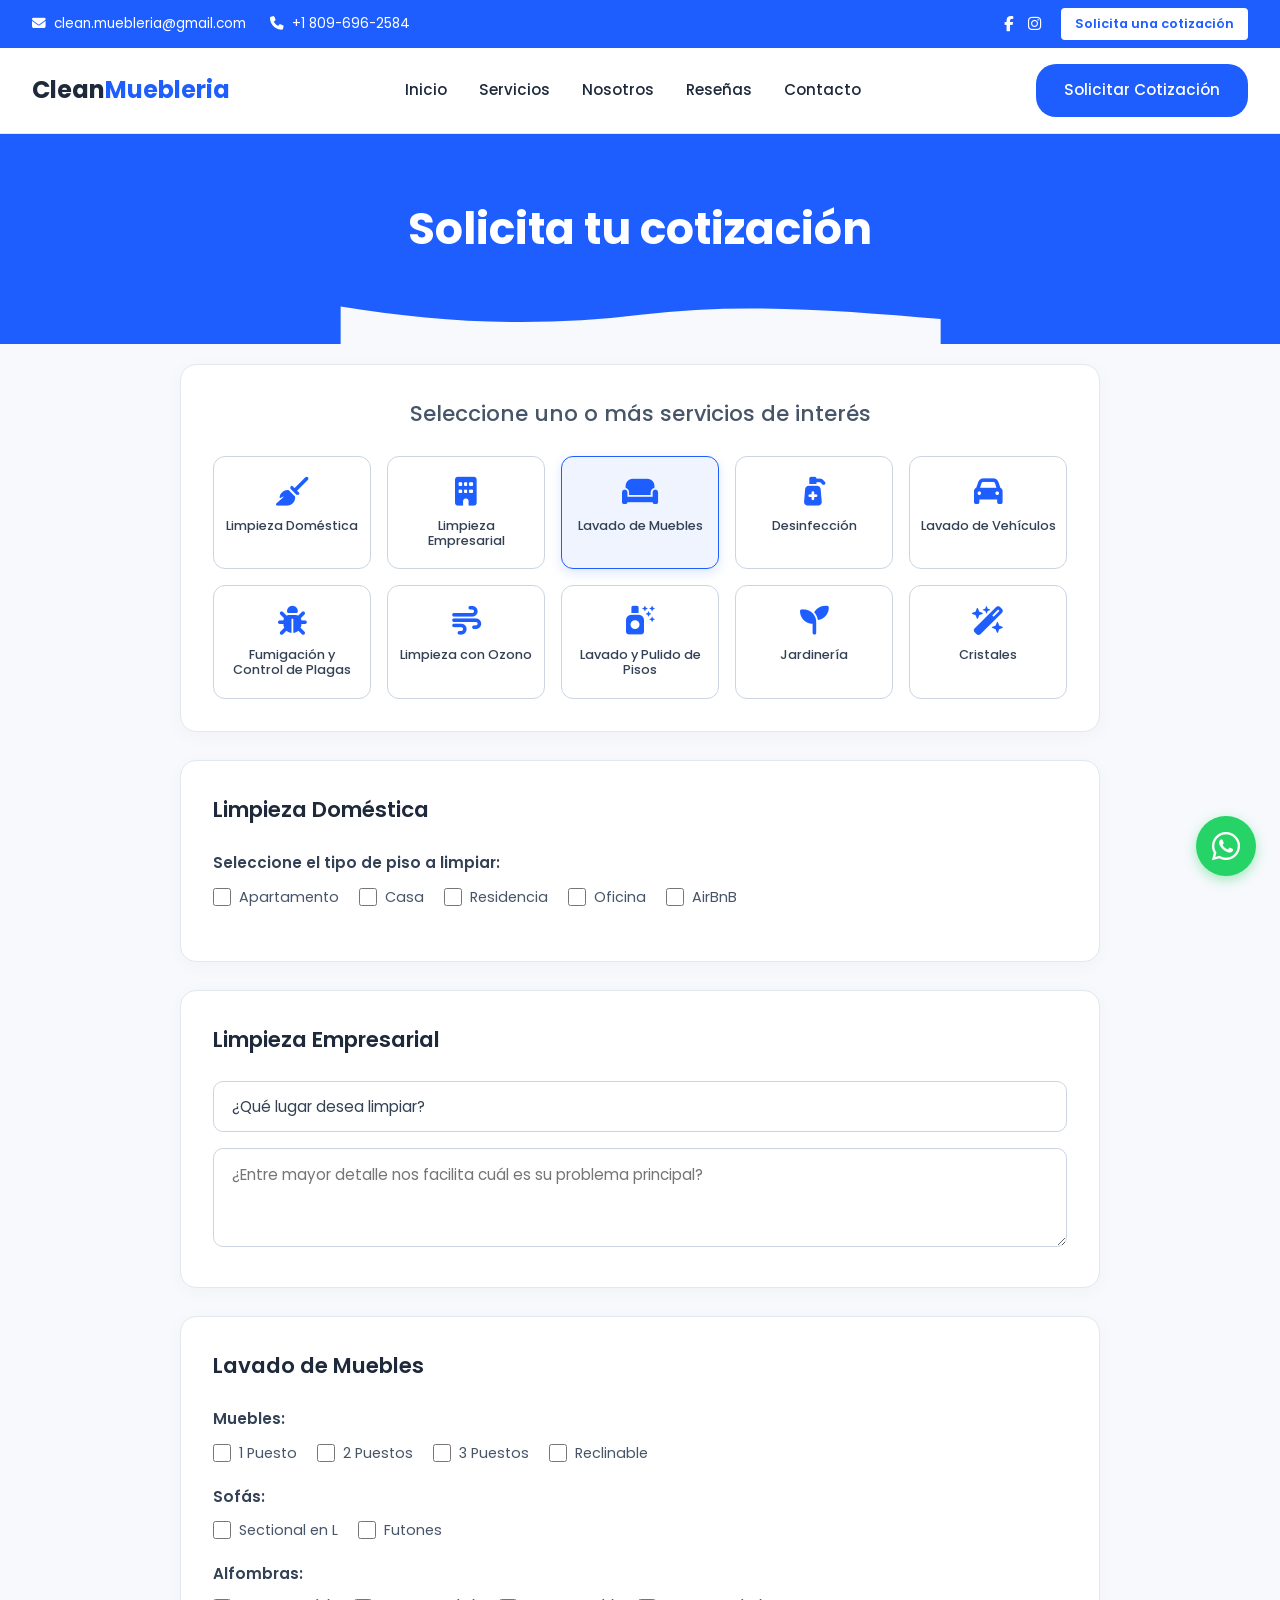
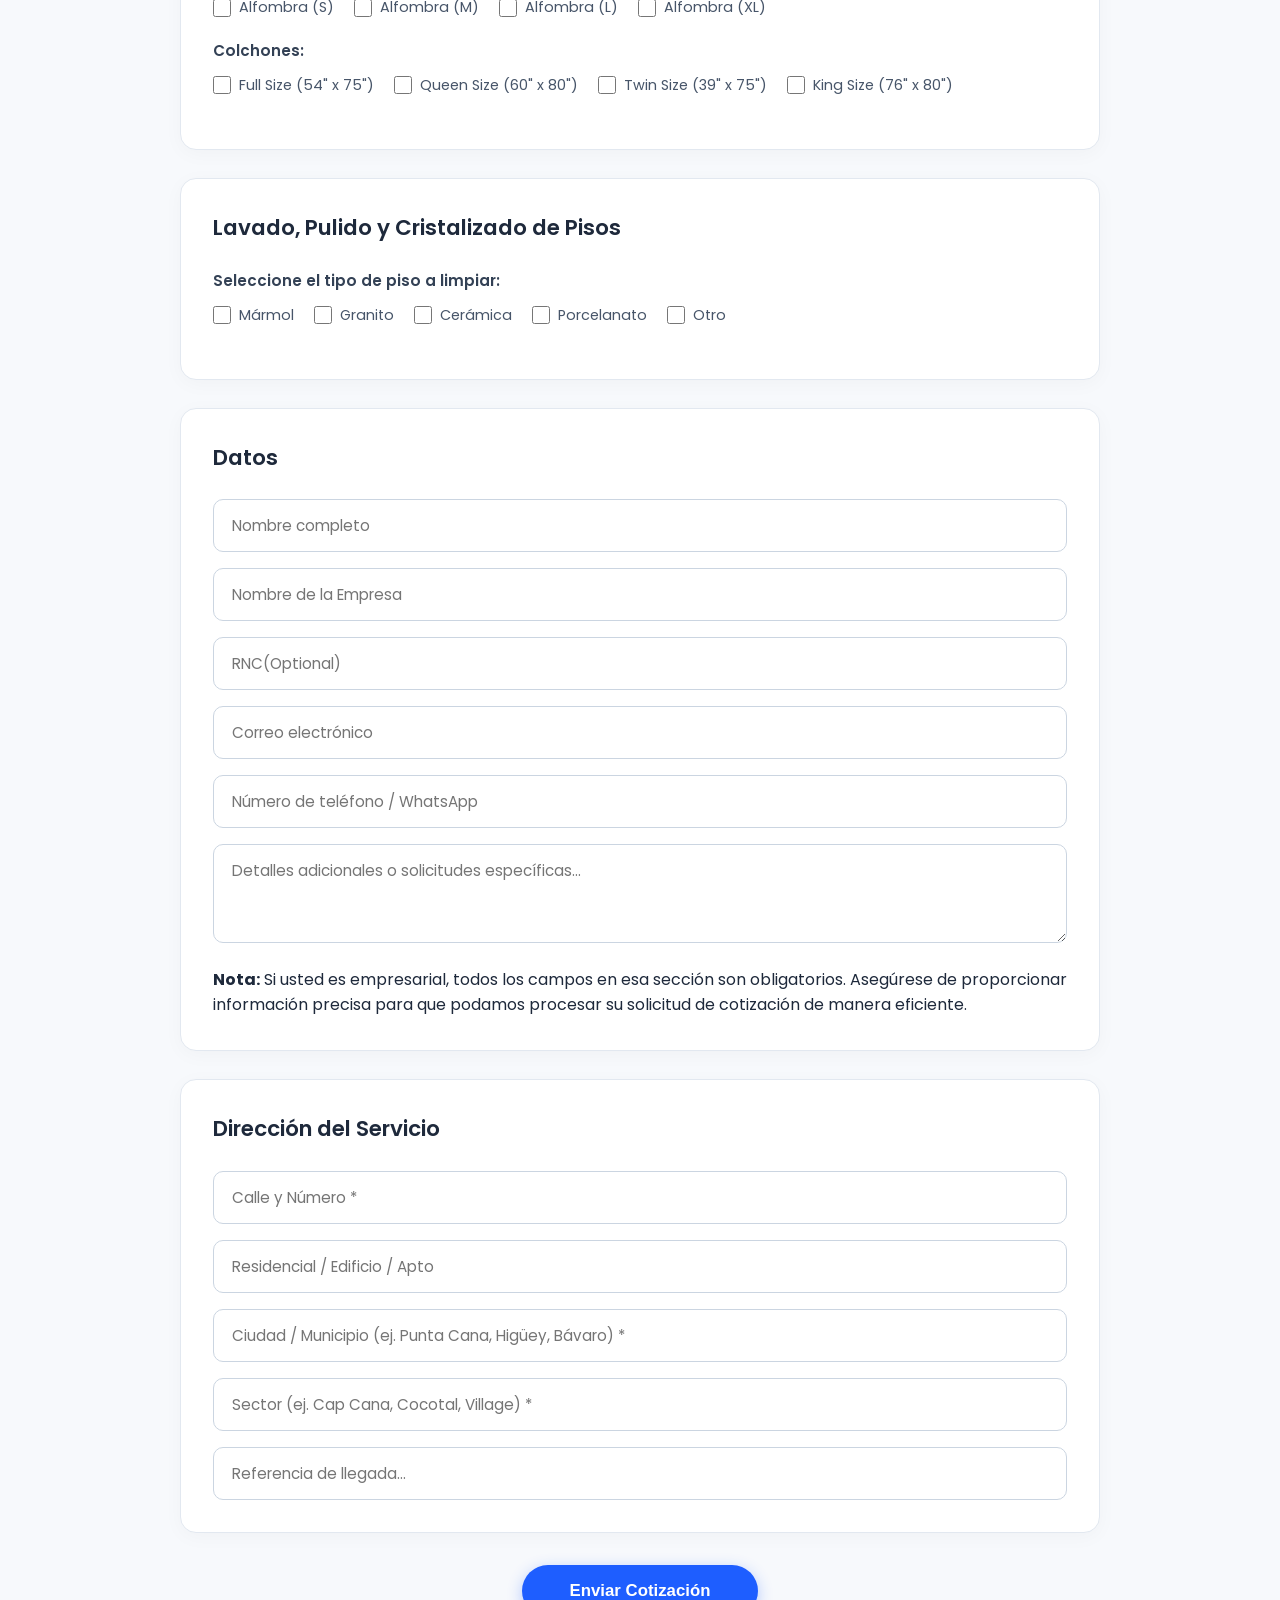
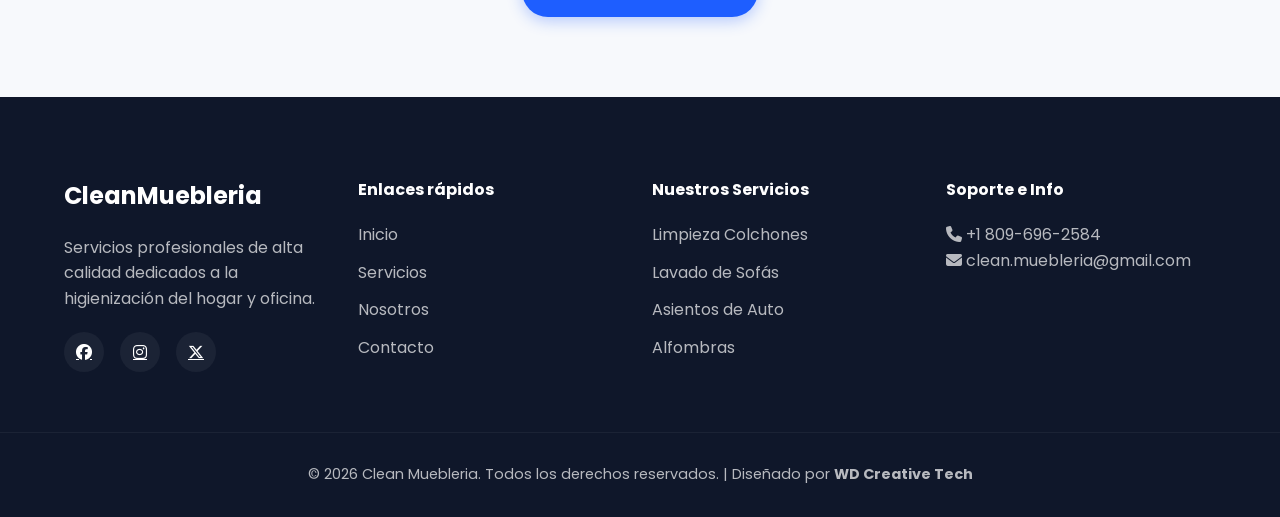
<file: cotizacion.html>
<!DOCTYPE html>
<html lang="es">
<head>
    <meta charset="UTF-8">
    <meta name="viewport" content="width=device-width, initial-scale=1.0">
    <title>Solicita tu Cotización | Clean Muebleria</title>
    <link href="https://fonts.googleapis.com/css2?family=Poppins:wght@300;400;500;600;700&display=swap" rel="stylesheet">
    <link rel="stylesheet" href="https://cdnjs.cloudflare.com/ajax/libs/font-awesome/6.4.0/css/all.min.css">
    <link rel="stylesheet" href="style.css">
    <link rel="stylesheet" href="style2.css">
</head>
<body class="cotizacion-body">

    <!-- TOP INFORMATION BAR -->
    <div class="top-bar">
        <div class="top-bar-container">
            <div class="top-bar-info">
                <a href="mailto:clean.muebleria@gmail.com"><i class="fa-solid fa-envelope"></i> clean.muebleria@gmail.com</a>
                <a href="tel:18096962584"><i class="fa-solid fa-phone"></i> +1 809-696-2584</a>
            </div>
            <div class="top-bar-actions">
                <div class="top-socials">
                    <a href="#"><i class="fa-brands fa-facebook-f"></i></a>
                    <a href="#"><i class="fa-brands fa-instagram"></i></a>
                </div>
                <a href="cotizacion.html" class="btn-top-quote">Solicita una cotización</a>
            </div>
        </div>
    </div>

    <!-- MAIN NAVIGATION HEADER -->
    <header class="main-header split-navbar">
        <div class="header-container">
            <a href="index.html" class="logo">Clean<span>Muebleria</span></a>
            
            <button class="mobile-menu-toggle" id="mobileMenuBtn" aria-label="Abrir menú">
                <i class="fa-solid fa-ellipsis-vertical"></i>
            </button>

            <nav class="nav-menu" id="navMenu">
                <a href="index.html">Inicio</a>
                <a href="index.html#servicios">Servicios</a>
                <a href="nosotros.html">Nosotros</a>
                <a href="index.html#resenas">Reseñas</a>
                <a href="index.html#contacto">Contacto</a>
                <a href="cotizacion.html" class="btn btn-primary nav-mobile-cta">Solicitar Cotización</a>
            </nav>

            <a href="cotizacion.html" class="btn btn-primary nav-desktop-cta">Solicitar Cotización</a>
        </div>
    </header>

    <!-- PAGE TITLE BANNER WITH WAVE PATTERN -->
    <section class="quote-hero">
        <div class="quote-hero-container">
            <h1>Solicita tu cotización</h1>
        </div>
        <div class="quote-wave">
            <svg viewBox="0 0 1440 120" fill="none" xmlns="http://www.w3.org/2000/svg">
                <path d="M0 30C240 70 480 80 720 50C960 20 1200 40 1440 60V120H0V30Z" fill="#F7F9FC"/>
            </svg>
        </div>
    </section>

    <!-- MAIN QUOTATION FORM WRAPPER -->
    <main class="quote-page-wrapper">
        <form action="#" method="POST" class="quote-form">

            <!-- 1. SERVICE SELECTION GRID -->
            <section class="quote-card">
                <h3 class="card-title-center">Seleccione uno o más servicios de interés</h3>
                <div class="service-selector-grid">
                    <label class="service-option-card">
                        <input type="checkbox" name="service[]" value="domestica">
                        <div class="option-content">
                            <i class="fa-solid fa-broom"></i>
                            <span>Limpieza Doméstica</span>
                        </div>
                    </label>

                    <label class="service-option-card">
                        <input type="checkbox" name="service[]" value="empresarial">
                        <div class="option-content">
                            <i class="fa-solid fa-building"></i>
                            <span>Limpieza Empresarial</span>
                        </div>
                    </label>

                    <label class="service-option-card">
                        <input type="checkbox" name="service[]" value="muebles" checked>
                        <div class="option-content">
                            <i class="fa-solid fa-couch"></i>
                            <span>Lavado de Muebles</span>
                        </div>
                    </label>

                    <label class="service-option-card">
                        <input type="checkbox" name="service[]" value="desinfectacion">
                        <div class="option-content">
                            <i class="fa-solid fa-pump-medical"></i>
                            <span>Desinfección</span>
                        </div>
                    </label>

                    <label class="service-option-card">
                        <input type="checkbox" name="service[]" value="vehiculos">
                        <div class="option-content">
                            <i class="fa-solid fa-car"></i>
                            <span>Lavado de Vehículos</span>
                        </div>
                    </label>

                    <label class="service-option-card">
                        <input type="checkbox" name="service[]" value="fumigacion">
                        <div class="option-content">
                            <i class="fa-solid fa-bug"></i>
                            <span>Fumigación y Control de Plagas</span>
                        </div>
                    </label>

                    <label class="service-option-card">
                        <input type="checkbox" name="service[]" value="ozono">
                        <div class="option-content">
                            <i class="fa-solid fa-wind"></i>
                            <span>Limpieza con Ozono</span>
                        </div>
                    </label>

                    <label class="service-option-card">
                        <input type="checkbox" name="service[]" value="pisos">
                        <div class="option-content">
                            <i class="fa-solid fa-spray-can-sparkles"></i>
                            <span>Lavado y Pulido de Pisos</span>
                        </div>
                    </label>

                    <label class="service-option-card">
                        <input type="checkbox" name="service[]" value="jardineria">
                        <div class="option-content">
                            <i class="fa-solid fa-seedling"></i>
                            <span>Jardinería</span>
                        </div>
                    </label>

                    <label class="service-option-card">
                        <input type="checkbox" name="service[]" value="cristales">
                        <div class="option-content">
                            <i class="fa-solid fa-wand-magic-sparkles"></i>
                            <span>Cristales</span>
                        </div>
                    </label>
                </div>
            </section>

            <!-- 1. CATEGORY OF CLEANING -->
            <section class="quote-card">
                <h3>Limpieza Doméstica</h3>
                <div class="sub-group">
                    <label class="group-label">Seleccione el tipo de piso a limpiar:</label>
                    <div class="checkbox-options-row">
                        <label class="custom-checkbox"><input type="checkbox" name="pisos[]" value="marmol"> Apartamento</label>
                        <label class="custom-checkbox"><input type="checkbox" name="pisos[]" value="granito"> Casa</label>
                        <label class="custom-checkbox"><input type="checkbox" name="pisos[]" value="ceramica"> Residencia</label>
                        <label class="custom-checkbox"><input type="checkbox" name="pisos[]" value="porcelanato"> Oficina</label>
                        <label class="custom-checkbox"><input type="checkbox" name="pisos[]" value="otro"> AirBnB</label>
                    </div>
                </div>
            </section>

            <!-- LIMPIEZA EMPRESARIAL CARD -->
<section class="quote-card">
    <h3>Limpieza Empresarial</h3>
    
    <div class="form-grid-stacked">
        <!-- DROPDOWN: LUGAR A LIMPIAR -->
        <div class="form-field">
            <select name="lugar_empresarial" class="custom-select-input">
                <option value="" disabled selected>¿Qué lugar desea limpiar?</option>
                <option value="negocios">Negocios</option>
                <option value="hoteles">Hoteles</option>
                <option value="clinicas">Clínicas</option>
                <option value="hospitales">Hospitales</option>
                <option value="restaurantes">Restaurantes</option>
                <option value="discotecas">Discotecas</option>
                <option value="almacenes">Almacenes</option>
            </select>
        </div>

        <!-- TEXTAREA: DETALLE DEL PROBLEMA -->
        <div class="form-field">
            <textarea name="problema_empresarial" rows="3" placeholder="¿Entre mayor detalle nos facilita cuál es su problema principal?"></textarea>
        </div>
    </div>
</section>

            <!-- 2. FURNITURE CLEANING DETAILS CARD -->
            <section class="quote-card">
                <h3>Lavado de Muebles</h3>
                
                <div class="sub-group">
                    <label class="group-label">Muebles:</label>
                    <div class="checkbox-options-row">
                        <label class="custom-checkbox"><input type="checkbox" name="muebles[]" value="1-puesto"> 1 Puesto</label>
                        <label class="custom-checkbox"><input type="checkbox" name="muebles[]" value="2-puestos"> 2 Puestos</label>
                        <label class="custom-checkbox"><input type="checkbox" name="muebles[]" value="3-puestos"> 3 Puestos</label>
                        <label class="custom-checkbox"><input type="checkbox" name="muebles[]" value="reclina"> Reclinable</label>
                    </div>
                </div>

                <div class="sub-group">
                    <label class="group-label">Sofás:</label>
                    <div class="checkbox-options-row">
                        <label class="custom-checkbox"><input type="checkbox" name="sofas[]" value="sectional-l"> Sectional en L</label>
                        <label class="custom-checkbox"><input type="checkbox" name="sofas[]" value="futon"> Futones</label>
                    </div>
                </div>

                <div class="sub-group">
                    <label class="group-label">Alfombras:</label>
                    <div class="checkbox-options-row">
                        <label class="custom-checkbox"><input type="checkbox" name="alfombras[]" value="pequeña"> Alfombra (S)</label>
                        <label class="custom-checkbox"><input type="checkbox" name="alfombras[]" value="mediana"> Alfombra (M)</label>
                        <label class="custom-checkbox"><input type="checkbox" name="alfombras[]" value="grande"> Alfombra (L)</label>
                        <label class="custom-checkbox"><input type="checkbox" name="alfombras[]" value="extra-grande"> Alfombra (XL)</label>
                    </div>
                </div>

                <div class="sub-group">
                    <label class="group-label">Colchones:</label>
                    <div class="checkbox-options-row">
                        <label class="custom-checkbox"><input type="checkbox" name="colchones[]" value="full"> Full Size (54" x 75")</label>
                        <label class="custom-checkbox"><input type="checkbox" name="colchones[]" value="queen"> Queen Size (60" x 80")</label>
                        <label class="custom-checkbox"><input type="checkbox" name="colchones[]" value="twin"> Twin Size (39" x 75")</label>
                        <label class="custom-checkbox"><input type="checkbox" name="colchones[]" value="king"> King Size (76" x 80")</label>
                    </div>
                </div>
            </section>

            <!-- 3. FLOOR POLISHING DETAILS CARD -->
            <section class="quote-card">
                <h3>Lavado, Pulido y Cristalizado de Pisos</h3>
                <div class="sub-group">
                    <label class="group-label">Seleccione el tipo de piso a limpiar:</label>
                    <div class="checkbox-options-row">
                        <label class="custom-checkbox"><input type="checkbox" name="pisos[]" value="marmol"> Mármol</label>
                        <label class="custom-checkbox"><input type="checkbox" name="pisos[]" value="granito"> Granito</label>
                        <label class="custom-checkbox"><input type="checkbox" name="pisos[]" value="ceramica"> Cerámica</label>
                        <label class="custom-checkbox"><input type="checkbox" name="pisos[]" value="porcelanato"> Porcelanato</label>
                        <label class="custom-checkbox"><input type="checkbox" name="pisos[]" value="otro"> Otro</label>
                    </div>
                </div>
            </section>

            <!-- 4. CLIENT DETAILS CARD -->
            <section class="quote-card">
                <h3>Datos</h3>
                <div class="form-grid-stacked">
                    <div class="form-field">
                        <input type="text" name="nombre" placeholder="Nombre completo ">
                    </div>
                    <div class="form-field">
                        <input type="text" name="empresa" placeholder="Nombre de la Empresa " >
                    </div>
                    <div class="form-field">
                        <input type="email" name="email" placeholder="RNC(Optional) " >
                    </div>
                    <div class="form-field">
                        <input type="email" name="email" placeholder="Correo electrónico " >
                    </div>
                    <div class="form-field">
                        <input type="tel" name="telefono" placeholder="Número de teléfono / WhatsApp " >
                    </div>
                    <div class="form-field">
                        <textarea name="detalles" rows="3" placeholder="Detalles adicionales o solicitudes específicas..."></textarea>
                    </div>
                    <div class="Notification-important">
                        <p><strong>Nota:</strong> Si usted es empresarial, todos los campos en esa sección son obligatorios. Asegúrese de proporcionar información precisa para que podamos procesar su solicitud de cotización de manera eficiente.</p>
                    </div>
                </div>
            </section>

            <!-- 5. LOCATION DETAILS CARD -->
            <section class="quote-card">
                <h3>Dirección del Servicio</h3>
                <div class="form-grid-stacked">
                    <div class="form-field">
                        <input type="text" name="calle" placeholder="Calle y Número *" required>
                    </div>
                    <div class="form-field">
                        <input type="text" name="apartamento" placeholder="Residencial / Edificio / Apto">
                    </div>
                    <div class="form-field">
                        <input type="text" name="ciudad" placeholder="Ciudad / Municipio (ej. Punta Cana, Higüey, Bávaro) *" required>
                    </div>
                    <div class="form-field">
                        <input type="text" name="sector" placeholder="Sector (ej. Cap Cana, Cocotal, Village) *" required>
                    </div>
                    <div class="form-field">
                        <input type="text" name="referencia" placeholder="Referencia de llegada...">
                    </div>
                </div>
            </section>

            <!-- SUBMIT ACTION -->
            <div class="form-submit-wrapper">
                <button type="submit" class="btn-submit-quote">Enviar Cotización</button>
            </div>

        </form>
    </main>

    <!-- MAIN FOOTER -->
    <footer class="main-footer">
        <div class="container grid-4">
            <div class="footer-col">
                <h3>CleanMuebleria</h3>
                <p>Servicios profesionales de alta calidad dedicados a la higienización del hogar y oficina.</p>
                <div class="social-icons">
                    <a href="#"><i class="fa-brands fa-facebook"></i></a>
                    <a href="#"><i class="fa-brands fa-instagram"></i></a>
                    <a href="#"><i class="fa-brands fa-x-twitter"></i></a>
                </div>
            </div>
            <div class="footer-col">
                <h4>Enlaces rápidos</h4>
                <ul>
                    <li><a href="index.html#inicio">Inicio</a></li>
                    <li><a href="index.html#servicios">Servicios</a></li>
                    <li><a href="nosotros.html">Nosotros</a></li>
                    <li><a href="index.html#contacto">Contacto</a></li>
                </ul>
            </div>
            <div class="footer-col">
                <h4>Nuestros Servicios</h4>
                <ul>
                    <li><a href="index.html#servicios">Limpieza Colchones</a></li>
                    <li><a href="index.html#servicios">Lavado de Sofás</a></li>
                    <li><a href="index.html#servicios">Asientos de Auto</a></li>
                    <li><a href="index.html#servicios">Alfombras</a></li>
                </ul>
            </div>
            <div class="footer-col">
                <h4>Soporte e Info</h4>
                <p><i class="fa-solid fa-phone"></i> +1 809-696-2584</p>
                <p><i class="fa-solid fa-envelope"></i> clean.muebleria@gmail.com</p>
            </div>
        </div>
        <div class="footer-bottom">
            <p>&copy; 2026 Clean Muebleria. Todos los derechos reservados. | Diseñado por <strong>WD Creative Tech</strong></p>
        </div>
    </footer>

    <!-- STICKY WHATSAPP BUTTON -->
    <a href="https://wa.me/18096962584" class="whatsapp-sticky" target="_blank" rel="noopener noreferrer" aria-label="Chat on WhatsApp">
        <i class="fa-brands fa-whatsapp"></i>
    </a>

    <script src="script.js"></script>
</body>
</html>
</file>
<file: style.css>
/* --- GLOBAL TOKENS & RESET --- */
:root {
    --primary: #1E5EFF;
    --primary-hover: #0A43D7;
    --whatsapp: #25D366;
    --white: #FFFFFF;
    --bg-light: #F7F9FC;
    --text-dark: #1E293B;
    --text-muted: #64748B;
    --radius: 20px;
    --shadow: 0 10px 30px rgba(30, 94, 255, 0.05);
    --transition: all 0.3s ease;
    --max-width: 1200px;
}

/* ..................... */
.logo { font-size: 1.5rem; font-weight: 700; color: var(--text-dark); text-decoration: none; }
.logo span { color: var(--primary); }
/* ..................... */

* {
    margin: 0;
    padding: 0;
    box-sizing: border-box;
}

html {
    scroll-behavior: smooth;
    font-family: 'Poppins', sans-serif;
    color: var(--text-dark);
    background-color: var(--white);
}

body {
    line-height: 1.6;
    overflow-x: hidden;
}

/* --- REUSABLE LAYOUT COMPONENTS --- */
.container {
    width: 100%;
    max-width: var(--max-width);
    margin: 0 auto;
    padding: 0 24px;
}

.grid-2 { display: grid; grid-template-columns: repeat(2, 1fr); gap: 48px; align-items: center; }
.grid-3 { display: grid; grid-template-columns: repeat(3, 1fr); gap: 32px; }
.grid-4 { display: grid; grid-template-columns: repeat(4, 1fr); gap: 24px; }

.section-title {
    text-align: center;
    margin-bottom: 4rem;
}
.section-title h2 {
    font-size: 2.25rem;
    font-weight: 700;
    color: var(--text-dark);
}
.section-title p {
    color: var(--text-muted);
    font-size: 1.1rem;
}

/* --- UTILITY BUTTONS --- */
.btn {
    display: inline-flex;
    align-items: center;
    justify-content: center;
    padding: 14px 28px;
    font-weight: 500;
    font-size: 0.95rem;
    border-radius: var(--radius);
    transition: var(--transition);
    text-decoration: none;
    border: none;
    cursor: pointer;
}
.btn-primary { background: var(--primary); color: var(--white); }
.btn-primary:hover { background: var(--primary-hover); transform: translateY(-2px); }
.btn-whatsapp { background: var(--whatsapp); color: var(--white); gap: 8px; }
.btn-whatsapp:hover { background: #20ba5a; transform: translateY(-2px); }
.btn-white { background: var(--white); color: var(--primary); font-weight: 600; }
.btn-white:hover { transform: scale(1.03); }
.btn-text { color: var(--primary); font-weight: 600; text-decoration: none; display: inline-flex; align-items: center; gap: 8px; transition: var(--transition); }
.btn-text:hover { gap: 12px; }
.btn-block { width: 100%; }

/* ==========================================================================
   TOP BAR, MAIN NAVBAR & 90VH SPLIT HERO LAYOUT
   ========================================================================== */

/* 1. TOP INFORMATION BAR */
.top-bar {
    background-color: var(--primary);
    color: var(--white);
    padding: 8px 0;
    font-size: 0.85rem;
    width: 100%;
}

.top-bar-container {
    width: 100%;
    max-width: 1400px;
    margin: 0 auto;
    padding: 0 32px;
    display: flex;
    justify-content: space-between;
    align-items: center;
}

.top-bar-info {
    display: flex;
    gap: 24px;
}

.top-bar-info a {
    color: var(--white);
    text-decoration: none;
    display: flex;
    align-items: center;
    gap: 8px;
    font-weight: 400;
}

.top-bar-actions {
    display: flex;
    align-items: center;
    gap: 20px;
}

.top-socials {
    display: flex;
    gap: 14px;
}

.top-socials a {
    color: var(--white);
    text-decoration: none;
    font-size: 0.95rem;
}

.btn-top-quote {
    background: var(--white);
    color: var(--primary);
    padding: 6px 14px;
    border-radius: 4px;
    font-weight: 600;
    font-size: 0.8rem;
    text-decoration: none;
    transition: var(--transition);
}

.btn-top-quote:hover {
    background: #f0f4ff;
}

/* 2. MAIN NAVBAR HEADER */
/* Hide mobile-only elements by default on desktop */
.mobile-menu-toggle,
.nav-mobile-cta {
    display: none !important;
}

/* 1. Desktop Navbar Layout */
.main-header.split-navbar {
    background: #ffffff;
    border-bottom: 1px solid #E2E8F0;
    padding: 16px 0;
    position: relative;
    width: 100%;
    z-index: 1000;
}

.main-header.split-navbar .header-container {
    width: 100%;
    max-width: 1400px;
    margin: 0 auto;
    padding: 0 32px;
    display: flex;
    justify-content: space-between;
    align-items: center;
}

.main-header.split-navbar .nav-menu {
    display: flex !important;
    flex-direction: row !important;
    position: static !important;
    background: transparent !important;
    padding: 0 !important;
    box-shadow: none !important;
    border: none !important;
    gap: 32px;
}

.main-header.split-navbar .nav-menu a {
    color: #1E293B;
    text-decoration: none;
    font-weight: 500;
    font-size: 0.95rem;
    padding: 0;
    border-bottom: none;
    margin-right: 0 !important;
    transition: all 0.3s ease;
}

.main-header.split-navbar .nav-menu a:hover,
.main-header.split-navbar .nav-menu a.active {
    color: #1E5EFF;
}

.nav-desktop-cta {
    display: inline-flex !important;
}

.main-header.split-navbar .nav-menu a:hover,
.main-header.split-navbar .nav-menu a.active {
    color: var(--primary);
}

/* 3. SPLIT HERO SECTION (90VH EDGE TO EDGE) */
.hero-split-section {
    width: 100% !important;
    height: 90vh !important;
    min-height: 550px;
    overflow: hidden;
    padding: 0 !important;
    margin: 0 !important;
    background: var(--white);
}

.hero-split-container {
    display: flex !important;
    width: 100% !important;
    height: 100% !important;
    margin: 0 !important;
    padding: 0 !important;
    max-width: 100% !important;
}

/* LEFT PANEL (BRAND BLUE) */
.hero-left-panel {
    width: 50% !important;
    flex: 1;
    background-color: var(--primary);
    color: var(--white);
    display: flex;
    align-items: center;
    justify-content: flex-end;
    padding: 40px 60px 40px 40px;
}

.hero-panel-content {
    max-width: 560px;
    width: 100%;
}

.hero-panel-content h1 {
    font-size: 2.6rem;
    font-weight: 700;
    line-height: 1.2;
    margin-bottom: 20px;
    color: var(--white);
}

.hero-panel-content p {
    font-size: 1.05rem;
    line-height: 1.6;
    margin-bottom: 24px;
    color: rgba(255, 255, 255, 0.9);
}

.trust-badges-white {
    display: flex;
    gap: 12px;
    flex-wrap: wrap;
    margin-bottom: 30px;
}

.trust-badges-white span {
    background: rgba(255, 255, 255, 0.15);
    backdrop-filter: blur(5px);
    color: var(--white);
    padding: 6px 14px;
    border-radius: 50px;
    font-size: 0.85rem;
    font-weight: 400;
    display: inline-flex;
    align-items: center;
    gap: 6px;
}

.hero-actions-split {
    display: flex;
    gap: 16px;
    align-items: center;
}

.btn-hero-white {
    display: inline-block;
    background-color: var(--white);
    color: var(--primary);
    font-weight: 600;
    font-size: 0.95rem;
    padding: 12px 28px;
    border-radius: 6px;
    text-decoration: none;
    box-shadow: 0 4px 15px rgba(0, 0, 0, 0.1);
    transition: var(--transition);
}

.btn-hero-white:hover {
    transform: translateY(-2px);
    background-color: #f8fafc;
}

.btn-hero-whatsapp {
    display: inline-flex;
    align-items: center;
    gap: 8px;
    background-color: var(--whatsapp);
    color: var(--white);
    font-weight: 600;
    font-size: 0.95rem;
    padding: 12px 24px;
    border-radius: 6px;
    text-decoration: none;
    transition: var(--transition);
}

.btn-hero-whatsapp:hover {
    background-color: #20ba5a;
    transform: translateY(-2px);
}

/* RIGHT PANEL (FULL COVER IMAGE) */
.hero-right-panel {
    width: 50% !important;
    flex: 1;
    height: 100% !important;
    margin: 0 !important;
    padding: 0 !important;
    overflow: hidden;
}

.hero-right-panel img {
    width: 100% !important;
    height: 100% !important;
    object-fit: cover !important;
    object-position: center !important;
    display: block !important;
    border-radius: 0 !important;
    box-shadow: none !important;
    margin: 0 !important;
    max-width: none !important;
}

/* ==========================================================================
   STICKY MARQUEE TICKER (PINNED TO TOP ON SCROLL)
   ========================================================================== */

.marquee-ticker {
    width: 100%;
    overflow: hidden;
    background: #1E5EFF; /* Your primary corporate blue */
    padding: 14px 0;
    margin: 0;
    border-top: 1px solid rgba(255, 255, 255, 0.15);
    border-bottom: 1px solid rgba(255, 255, 255, 0.15);
    display: flex;
    white-space: nowrap;
    
    /* STICKY TOP DOCKING */
    position: sticky !important;
    top: 0 !important; /* Pins flush against the absolute top of the screen */
    z-index: 1000; /* Acts like a navbar on top of content */
    box-shadow: 0 4px 15px rgba(0, 0, 0, 0.1);
}

.marquee-content {
    display: flex;
    align-items: center;
    animation: marquee-loop 60s linear infinite;
}

.marquee-content span {
    font-family: 'Poppins', sans-serif;
    font-size: 0.95rem;
    font-weight: 500;
    color: #ffffff;
    text-transform: uppercase;
    letter-spacing: 1px;
    padding: 0 20px;
}

.marquee-content .highlight-geo {
    color: #e6f0ff; 
    font-weight: 600;
}

.ticker-dot {
    width: 6px;
    height: 6px;
    background-color: rgba(255, 255, 255, 0.5);
    border-radius: 50%;
    display: inline-block;
}

@keyframes marquee-loop {
    0% {
        transform: translateX(0%);
    }
    100% {
        transform: translateX(-50%);
    }
}


/* --- FEATURES CARD --- */
.features-section { padding: 60px 0; background: var(--white); }
.feature-card { background: var(--bg-light); padding: 32px; border-radius: var(--radius); transition: var(--transition); }
.feature-card:hover { transform: translateY(-5px); box-shadow: var(--shadow); background: var(--white); }
.icon-wrapper { width: 60px; height: 60px; background: rgba(30,94,255,0.08); border-radius: 16px; display: flex; align-items: center; justify-content: center; font-size: 1.5rem; color: var(--primary); margin-bottom: 1.5rem; }

/* --- PREMIUM SERVICES --- */
.services-section { padding: 100px 0; background: var(--bg-light); }
.service-card { background: var(--white); border-radius: var(--radius); overflow: hidden; box-shadow: var(--shadow); transition: var(--transition); }
.service-card:hover { transform: translateY(-5px); }
.service-card img { width: 100%; height: 240px; object-fit: cover; }
.card-body { padding: 28px; }
.card-body h3 { font-size: 1.3rem; margin-bottom: 10px; }
.card-body p { color: var(--text-muted); font-size: 0.95rem; margin-bottom: 20px; }

/* --- BEFORE AFTER SLIDER (FALLBACK COMPONENT) --- */
.comparison-section { padding: 100px 0; background: var(--white); }
.slider-wrapper { max-width: 800px; margin: 0 auto; position: relative; }
.comparison-slider { display: flex; width: 100%; height: 450px; border-radius: var(--radius); overflow: hidden; box-shadow: var(--shadow); }
.side { width: 50%; position: relative; }
.side img { width: 100%; height: 100%; object-fit: cover; }
.side .label { position: absolute; bottom: 20px; background: rgba(0,0,0,0.6); color: var(--white); padding: 6px 14px; font-size: 0.85rem; border-radius: 50px; left: 20px; }

/* --- ABOUT SECTION --- */
.about-section { padding: 100px 0; background: var(--white); }
.about-image img { width: 100%; border-radius: var(--radius); box-shadow: var(--shadow); }
.about-content .sub { color: var(--primary); font-weight: 600; display: block; margin-bottom: 10px; text-transform: uppercase; letter-spacing: 1px; }
.about-content h2 { font-size: 2.5rem; font-weight: 700; margin-bottom: 1.5rem; }
.about-content p { color: var(--text-muted); margin-bottom: 1.5rem; }
.about-bullets { list-style: none; }
.about-bullets li { display: flex; align-items: center; gap: 12px; margin-bottom: 12px; font-weight: 500; }
.about-bullets li i { color: var(--primary); }

/* ==========================================================================
   ABOUT US PAGE STYLING (nosotros.html)
   ========================================================================== */

.section-padding {
    padding: 8s0px 0;
}

.subtitle {
    color: #0066ff;
    font-weight: 700;
    letter-spacing: 1.5px;
    font-size: 0.85rem;
    text-transform: uppercase;
    display: inline-block;
    margin-bottom: 10px;
}

/* 1. About Hero Header Banner */
.about-hero {
    background: linear-gradient(rgba(0, 51, 153, 0.8), rgba(0, 102, 255, 0.7)), 
                url('/images/Nosotros.png');
    background-size: cover;
    background-position: center;
    height: 300px;
    display: flex;
    align-items: center;
    justify-content: center;
    text-align: center;
    color: #ffffff;
    margin-top: 70px; /* Accounts for fixed navbar */
}

.about-hero h1 {
    font-size: 2.8rem;
    margin-bottom: 10px;
}

/* 2. Company Essence Layout */
.about-image-collage {
    position: relative;
    padding: 20px;
}

.main-collage-img, .mvg-side-img {
    width: 100%;
    height: 450px;
    object-fit: cover;
    border-radius: 16px;
    box-shadow: 0 15px 35px rgba(0,0,0,0.08);
}

.experience-badge {
    position: absolute;
    bottom: -10px;
    left: -10px;
    background: #0066ff;
    color: #ffffff;
    padding: 24px;
    border-radius: 12px;
    text-align: center;
    box-shadow: 0 10px 25px rgba(0,102,255,0.3);
}

.experience-badge h3 {
    font-size: 2.2rem;
    line-height: 1;
}

.company-description {
    line-height: 1.8;
    color: #556270;
    font-size: 1.05rem;
    text-align: justify;
    margin: 20px 0;
}

/* 3. New Slogan Layout */
.slogan-box {
    border-left: 4px solid #0066ff;
    background: #f4f8ff;
    padding: 20px;
    margin-top: 25px;
    border-radius: 0 12px 12px 0;
}

.new-slogan {
    font-style: italic;
    font-size: 1.2rem;
    color: #002244;
    font-weight: 600;
}

/* 4. MVG Blocks */
.mvg-section {
    background: #fafbfc;
}

.mvg-box {
    background: #ffffff;
    padding: 25px;
    border-radius: 12px;
    margin-top: 20px;
    box-shadow: 0 5px 15px rgba(0,0,0,0.02);
    border: 1px solid #eef2f5;
    transition: transform 0.3s ease;
}

.mvg-box:hover {
    transform: translateY(-3px);
}

.mvg-box h3 {
    color: #002244;
    margin-bottom: 10px;
    display: flex;
    align-items: center;
    gap: 10px;
}

.mvg-box h3 i {
    color: #0066ff;
}

.mvg-box p {
    color: #667788;
    line-height: 1.6;
}

/* --- PROCESS WORKFLOW --- */
.process-section { padding: 100px 0; background: var(--bg-light); }
.step-card { background: var(--white); padding: 40px 30px; border-radius: var(--radius); text-align: center; position: relative; box-shadow: var(--shadow); }
.step-number { width: 45px; height: 45px; background: var(--primary); color: var(--white); display: flex; align-items: center; justify-content: center; font-weight: 700; border-radius: 50%; margin: 0 auto 1.5rem; }
.step-card h3 { font-size: 1.2rem; margin-bottom: 12px; }
.step-card p { color: var(--text-muted); font-size: 0.9rem; }

/* --- TESTIMONIALS --- */
.testimonials-section { padding: 100px 0; background: var(--white); }
.testimonial-card { padding: 32px; background: var(--bg-light); border-radius: var(--radius); display: flex; flex-direction: column; justify-content: space-between; }
.stars { color: #F59E0B; margin-bottom: 1rem; }
.testimonial-card p { font-style: italic; color: var(--text-dark); margin-bottom: 1.5rem; font-size: 0.95rem; }
.client-details h4 { font-weight: 600; font-size: 1rem; }
.client-details span { font-size: 0.85rem; color: var(--text-muted); }

/* --- CALL TO ACTION --- */
.cta-section { padding: 60px 0; background: var(--white); }
.cta-wrapper { background: var(--primary); border-radius: var(--radius); padding: 60px; text-align: center; color: var(--white); }
.cta-wrapper h2 { font-size: 2.5rem; font-weight: 700; margin-bottom: 1rem; }
.cta-wrapper p { font-size: 1.1rem; margin-bottom: 2rem; opacity: 0.9; }

/* --- CONTACT SECTION --- */
.contact-section { padding: 100px 0; background: var(--bg-light); }
.contact-info-panel { display: flex; flex-direction: column; gap: 24px; padding-right: 40px; }
.contact-info-panel h2 { font-size: 2.5rem; }
.info-item { display: flex; gap: 20px; align-items: center; }
.info-item i { width: 50px; height: 50px; background: var(--white); border-radius: 12px; display: flex; align-items: center; justify-content: center; color: var(--primary); font-size: 1.2rem; box-shadow: var(--shadow); }
.info-item h4 { font-weight: 600; font-size: 1.05rem; }
.info-item p { color: var(--text-muted); font-size: 0.95rem; }
.contact-form-panel { background: var(--white); padding: 40px; border-radius: var(--radius); box-shadow: var(--shadow); }
.modern-form .form-group { margin-bottom: 20px; }
.modern-form label { display: block; font-weight: 500; font-size: 0.9rem; margin-bottom: 8px; color: var(--text-dark); }
.modern-form input, .modern-form select, .modern-form textarea { width: 100%; padding: 14px 18px; border: 1px solid #E2E8F0; background: var(--bg-light); border-radius: 12px; font-family: inherit; font-size: 0.95rem; transition: var(--transition); }
.modern-form input:focus, .modern-form select:focus, .modern-form textarea:focus { outline: none; border-color: var(--primary); background: var(--white); }

/* --- FOOTER --- */
.main-footer { background: #0F172A; color: rgba(255,255,255,0.7); padding: 80px 0 30px; }
.main-footer h3, .main-footer h4 { color: var(--white); margin-bottom: 20px; }
.main-footer h3 { font-size: 1.5rem; font-weight: 700; }
.main-footer ul { list-style: none; }
.main-footer ul li { margin-bottom: 12px; }
.main-footer ul li a { color: rgba(255,255,255,0.7); text-decoration: none; transition: var(--transition); }
.main-footer ul li a:hover { color: var(--white); padding-left: 4px; }
.social-icons { display: flex; gap: 16px; margin-top: 20px; }
.social-icons a { width: 40px; height: 40px; background: rgba(255,255,255,0.05); border-radius: 50%; display: flex; align-items: center; justify-content: center; color: var(--white); transition: var(--transition); }
.social-icons a:hover { background: var(--primary); }
.footer-bottom { text-align: center; border-top: 1px solid rgba(255,255,255,0.05); margin-top: 60px; padding-top: 30px; font-size: 0.9rem; }


/* --- PAGE HERO (INNER PAGES) --- */
.page-hero {
    position: relative;
    padding: 180px 0 120px;
    background-size: cover;
    background-position: center;
    background-repeat: no-repeat;
    text-align: center;
    color: var(--white);
    margin-bottom: 60px;
}

.hero-overlay {
    position: absolute;
    top: 0;
    left: 0;
    width: 100%;
    height: 100%;
    background: linear-gradient(to right, rgba(15, 23, 42, 0.85), rgba(30, 94, 255, 0.7));
    z-index: 1;
}

.page-hero-content {
    position: relative;
    z-index: 2;
    max-width: 800px;
    margin: 0 auto;
}

.page-hero-content h1 {
    font-size: 3rem;
    font-weight: 700;
    margin: 1.5rem 0;
    line-height: 1.2;
}

.page-hero-content p {
    font-size: 1.15rem;
    opacity: 0.9;
    margin-bottom: 2rem;
}

.badge-white {
    background: rgba(255, 255, 255, 0.2);
    color: var(--white);
    backdrop-filter: blur(5px);
    border: 1px solid rgba(255,255,255,0.4);
}

/* --- SERVICE OVERVIEW SECTION --- */
.service-overview {
    padding: 0 0 80px;
}

.overview-box {
    background: var(--white);
    border-radius: var(--radius);
    padding: 60px;
    box-shadow: var(--shadow);
    margin-top: -100px; /* Pulls it up slightly over the hero section */
    position: relative;
    z-index: 10;
}

.overview-box h2 {
    font-size: 2rem;
    margin-bottom: 1rem;
    text-align: center;
}

.overview-lead {
    text-align: center;
    color: var(--text-muted);
    font-size: 1.1rem;
    max-width: 800px;
    margin: 0 auto 3rem;
}

.service-benefits-grid {
    display: grid;
    grid-template-columns: repeat(2, 1fr);
    gap: 30px;
    margin-bottom: 40px;
}

.benefit-item {
    display: flex;
    gap: 16px;
    padding: 24px;
    background: var(--bg-light);
    border-radius: 16px;
}

.benefit-item i {
    font-size: 1.5rem;
    color: var(--primary);
    background: var(--white);
    width: 48px;
    height: 48px;
    display: flex;
    align-items: center;
    justify-content: center;
    border-radius: 12px;
    box-shadow: 0 4px 10px rgba(0,0,0,0.05);
    flex-shrink: 0;
}

.benefit-item h4 {
    font-size: 1.1rem;
    margin-bottom: 8px;
}

.benefit-item p {
    color: var(--text-muted);
    font-size: 0.95rem;
}

.service-result {
    background: rgba(30, 94, 255, 0.1);
    color: var(--primary);
    padding: 20px;
    border-radius: 12px;
    text-align: center;
    font-size: 1.1rem;
}

/* --- FAQ / ACCORDION SECTION --- */
.service-faq-section {
    padding: 60px 0 100px;
    background: var(--bg-light);
}

.faq-image img {
    width: 100%;
    height: 100%;
    object-fit: cover;
    border-radius: var(--radius);
    box-shadow: var(--shadow);
    min-height: 400px;
}

.faq-content h2 {
    font-size: 2.2rem;
    margin-bottom: 0.5rem;
}

.faq-content .text-muted {
    margin-bottom: 2rem;
    font-size: 1.1rem;
}

.accordion {
    display: flex;
    flex-direction: column;
    gap: 16px;
}

.accordion-item {
    background: var(--white);
    border-radius: 12px;
    box-shadow: 0 4px 15px rgba(0,0,0,0.03);
    overflow: hidden;
    transition: var(--transition);
}

.accordion-item.active {
    border-left: 4px solid var(--primary);
}

.accordion-header {
    padding: 20px 24px;
    display: flex;
    justify-content: space-between;
    align-items: center;
    cursor: pointer;
    user-select: none;
}

.accordion-header h4 {
    font-size: 1.05rem;
    font-weight: 600;
    margin: 0;
    transition: var(--transition);
}

.accordion-header i {
    color: var(--text-muted);
    transition: transform 0.3s ease;
}

.accordion-item.active .accordion-header h4,
.accordion-item.active .accordion-header i {
    color: var(--primary);
}

.accordion-item.active .accordion-header i {
    transform: rotate(180deg);
}

.accordion-body {
    max-height: 0;
    overflow: hidden;
    transition: max-height 0.4s ease-out;
    background: #FAFCFF;
}

.accordion-body p {
    padding: 0 24px 20px;
    color: var(--text-muted);
    font-size: 0.95rem;
}


.whatsapp-sticky {
    position: fixed;
    bottom: 24px;
    right: 24px;
    width: 60px;
    height: 60px;
    background-color: #25D366; /* Official WhatsApp Green */
    color: #ffffff !important;
    border-radius: 50%;
    display: flex;
    align-items: center;
    justify-content: center;
    font-size: 32px;
    box-shadow: 0 4px 12px rgba(37, 211, 102, 0.4);
    z-index: 9999; /* Higher layer priority so it sits on top of all text/images */
    transition: transform 0.3s ease, background-color 0.3s ease;
    text-decoration: none;
}

/* Subtle hover effect for desktop */
.whatsapp-sticky:hover {
    background-color: #20ba5a;
    transform: scale(1.08) translateY(-2px);
}

/*////////////////////////////////////////////////////////// 
Mobile Responsive Overrides for About Us Page (nosotros.html)
/////////////////////////////////////////////////////////*/

/* ==========================================================================
   PERFECT MOBILE RESPONSIVE OVERRIDES
   ========================================================================== */

@media (max-width: 768px) {
    /* 1. CLEAN TOP BAR ON MOBILE */
    .top-bar {
        padding: 6px 0 !important;
    }

    .top-bar-container {
        padding: 0 16px !important;
        justify-content: center !important;
    }

    /* Hide social icons and redundant top button on small phone screens */
    .top-bar-actions, 
    .top-bar-info a:first-child {
        display: none !important;
    }

    .top-bar-info {
        width: 100%;
        justify-content: center !important;
    }

    .top-bar-info a {
        font-size: 0.8rem !important;
    }

    /* 2. HEADER & 3-DOTS MENU */
    .main-header.split-navbar {
        padding: 10px 0 !important;
    }

    .main-header.split-navbar .header-container {
        padding: 0 16px !important;
    }

    .nav-btn-hide {
        display: none !important; /* Hides extra button to avoid double buttons */
    }

    .mobile-menu-toggle {
        display: flex !important;
        align-items: center;
        justify-content: center;
        background: transparent;
        border: none;
        font-size: 1.4rem;
        color: var(--text-dark);
        cursor: pointer;
        padding: 4px 8px;
    }

    .main-header.split-navbar .nav-menu {
        display: none;
        position: absolute;
        top: 100%;
        left: 0;
        width: 100%;
        background: #ffffff;
        flex-direction: column;
        padding: 16px 20px;
        gap: 12px;
        box-shadow: 0 10px 25px rgba(0, 0, 0, 0.1);
        border-top: 1px solid #E2E8F0;
        z-index: 1000;
    }

    .main-header.split-navbar .nav-menu.active {
        display: flex !important;
    }

    .main-header.split-navbar .nav-menu a {
        font-size: 0.95rem;
        padding: 8px 0;
        border-bottom: 1px solid #F1F5F9;
        margin-right: 0 !important;
    }

    .nav-mobile-cta {
        display: inline-block !important;
        margin-top: 8px;
        text-align: center;
    }

    /* 3. HERO SECTION ORDER & FULL-BLEED IMAGE */
    .hero-split-section {
        height: auto !important;
        background: var(--primary) !important;
    }

    .hero-split-container {
        display: flex !important;
        flex-direction: column !important;
        width: 100% !important;
    }

    /* FORCE IMAGE ABOVE TITLE */
    .hero-right-panel {
        order: 1 !important;
        width: 100% !important;
        height: 240px !important;
        margin: 0 !important;
        padding: 0 !important;
    }

    .hero-right-panel img {
        width: 100% !important;
        height: 100% !important;
        object-fit: cover !important;
        border-radius: 0 !important; /* Edge-to-edge full bleed */
        margin: 0 !important;
    }

    /* TEXT PANEL BELOW IMAGE */
    .hero-left-panel {
        order: 2 !important;
        width: 100% !important;
        padding: 28px 20px 36px 20px !important;
        text-align: center !important;
        background-color: var(--primary) !important;
    }

    .hero-panel-content h1 {
        font-size: 1.75rem !important;
        line-height: 1.25 !important;
        margin-bottom: 12px !important;
    }

    .hero-panel-content p {
        font-size: 0.95rem !important;
        line-height: 1.5 !important;
        margin-bottom: 20px !important;
    }

    .trust-badges-white {
        justify-content: center !important;
        gap: 8px !important;
        margin-bottom: 24px !important;
    }

    .trust-badges-white span {
        font-size: 0.78rem !important;
        padding: 5px 12px !important;
    }

    .hero-actions-split {
        flex-direction: column !important;
        width: 100% !important;
        gap: 12px !important;
    }

    .hero-actions-split a {
        width: 100% !important;
        justify-content: center !important;
        text-align: center !important;
        padding: 12px 16px !important;
    }
}

/* MEDIA QUERIES FOR RESPONSIVE DESIGN */
@media (max-width: 768px) {
    /* Hide desktop CTA button on phones */
    .nav-desktop-cta {
        display: none !important;
    }

    /* Show 3-dots menu button on phones */
    .mobile-menu-toggle {
        display: flex !important;
        align-items: center;
        justify-content: center;
        background: transparent;
        border: none;
        font-size: 1.4rem;
        color: #1E293B;
        cursor: pointer;
        padding: 4px 8px;
    }

    /* Mobile Dropdown Menu */
    .main-header.split-navbar .nav-menu {
        display: none !important;
        position: absolute !important;
        top: 100% !important;
        left: 0 !important;
        width: 100% !important;
        background: #ffffff !important;
        flex-direction: column !important;
        padding: 16px 20px !important;
        gap: 12px !important;
        box-shadow: 0 10px 25px rgba(0, 0, 0, 0.1) !important;
        border-top: 1px solid #E2E8F0 !important;
    }

    .main-header.split-navbar .nav-menu.active {
        display: flex !important;
    }

    .main-header.split-navbar .nav-menu a {
        font-size: 0.95rem;
        padding: 8px 0;
        border-bottom: 1px solid #F1F5F9;
    }

    .nav-mobile-cta {
        display: inline-block !important;
        margin-top: 8px;
        text-align: center;
    }
}

/* --- RESPONSIVE BREAKPOINTS (Mobile First Overrides) --- */
@media (max-width: 1024px) {
    .grid-3 { grid-template-columns: repeat(2, 1fr); }
    .grid-4 { grid-template-columns: repeat(2, 1fr); }
    .hero-content h1 { font-size: 2.75rem; }
}

@media (max-width: 768px) {
    .grid-2, .grid-3, .grid-4 { grid-template-columns: 1fr; gap: 32px; }
    .nav-menu { display: none; } /* Simplicity rule: hidden on small displays without toggles */
    .hero-grid { display: flex; flex-direction: column-reverse; }
    .hero-content h1 { font-size: 2.25rem; text-align: center; }
    .hero-content p { text-align: center; max-width: 100%; }
    .trust-badges, .hero-actions { justify-content: center; }
    .main-header { background: var(--white); padding: 14px 0; }
    .cta-wrapper { padding: 40px 20px; }
    .cta-wrapper h2 { font-size: 1.75rem; }
    .contact-info-panel { padding-right: 0; text-align: center; }
    .info-item { flex-direction: column; text-align: center; }
}

/* ==========================================================================
   MOBILE RESPONSIVE PATCHES (Fixes Overflow Header & Full-Width CTA)
   ========================================================================== */

@media (max-width: 768px) {
    /* 1. FIX THE NAV BUTTON & LOGO BREAKING */
    .header-container {
        display: flex;
        justify-content: space-between;
        align-items: center;
        padding: 10px 20px;
        gap: 12px; /* This creates a forced minimum gap between logo and button */
    }
    .logo {
        flex-shrink: 0; /* Prevents the logo text from squishing or wrapping */
    }

    .main-header .btn {
        padding: 6px 12px !important;
        font-size: 0.8rem !important;
        white-space: nowrap;
        margin-left: auto;
        flex-shrink: 0; /* Prevents the button text from breaking into two lines */
    }
    .hero-section, #inicio {
        height: auto; /* Allows the hero section to expand naturally on mobile */
    }

    /* 2. FIX HERO CALL-TO-ACTION BUTTONS ROW PACKING */
    .hero-actions {
        display: flex;
        flex-direction: column; /* Stack vertically if space gets too tight */
        gap: 12px;
        width: 100%;
    }

    .hero-actions .btn {
        width: 100%;
        justify-content: center;
        text-align: center;
    }

    /* 3. MAKE BLUE PROMO SECTION FULL-WIDTH (No border radius, no side margin) */
    .cta-section {
        padding: 0 !important; /* Removes padding around container wrapper */
    }

    .cta-wrapper {
        border-radius: 0 !important; /* Removes border radius completely */
        margin-left: 0 !important;
        margin-right: 0 !important;
        width: 100% !important;
        max-width: 100% !important;
        padding: 50px 24px !important; /* Inside spacing for text comfort */
    }
}

/* Responsive updates for subpage */
@media (max-width: 768px) {
    .service-benefits-grid {
        grid-template-columns: 1fr;
    }
    .overview-box {
        padding: 40px 20px;
    }
    .page-hero-content h1 {
        font-size: 2.2rem;
    }
}

@media (max-width: 768px) {
    /* 1. FIX NAV BAR LAYERING & MOBILE SPACING */
    .main-header {
        position: fixed;
        top: 0;
        left: 0;
        width: 100%;
        height: 60px; /* Force a consistent mobile header height */
        z-index: 1000;
        background: #ffffff;
    }

    .header-container {
        display: flex;
        justify-content: space-between;
        align-items: center;
        padding: 10px 12px;
        height: 100%;
        gap: 8px;
    }

    /* 2. PREVENT LOGO AND BUTTON SQUISHING */
    .logo {
        font-size: 1.2rem !important; /* Slightly smaller text for mobile spacing comfort */
        flex-shrink: 0;
    }

    .main-header .btn {
        padding: 6px 10px !important;
        font-size: 0.75rem !important;
        white-space: nowrap;
        flex-shrink: 0;
    }

    /* 3. FIX HERO GRID & IMAGE OVERFLOWING ON MOBILE */
    .hero-section, #inicio {
        display: block !important; /* Forces the hero section to stack vertically on mobile */
    }

    /* 1. Set the main container to layout elements in a sequential stack */
    .hero-section .container.hero-grid {
        display: flex !important;
        flex-direction: column !important;
        gap: 20px !important;
        text-align: center !important;
    }

    /* 2. Break open the text wrapper container to sort items individually */
    .hero-content {
        display: contents !important;
    }

    /* 3. ASSIGN THE EXACT PREFERRED READING ORDER */
    .hero-content h1 {
        order: 1 !important; /* Title stays at the absolute top */
        text-align: left !important;
        font-size: 2rem !important; /* Slightly smaller for mobile readability */
    }

    .hero-image {
        order: 2 !important; /* Image moves right underneath the <h1> title */
        width: 100% !important;
        max-width: 100% !important;
    }

    .hero-content p {
        order: 3 !important; /* Paragraph moves below the image */
        padding: 0 10px;
        text-align: left !important;
    }

    .trust-badges {
        order: 4 !important; /* Features checklist moves next */
        text-align: center !important;
    }

    .hero-actions {
        order: 5 !important; /* Main action buttons move to the bottom */
        text-align: center !important;
    }

    /* Keep the image neat and clean */
    .hero-image img {
        width: 100% !important;
        max-width: 100% !important;
        height: 250px !important;
        object-fit: cover !important;
        border-radius: 16px !important;
        margin: 10px auto 0 auto !important;
    }

}

/* Responsive Overrides sobre Nosotros */
@media (max-width: 768px) {
    .about-hero { margin-top: 60px; height: 200px; }
    .about-hero h1 { font-size: 2rem; }
    .main-collage-img, .mvg-side-img { height: 300px; }
    .experience-badge { padding: 15px; bottom: 10px; left: 10px; }
    .experience-badge h3 { font-size: 1.6rem; }
    .section-padding { padding: 40px 0; }
}

/* Screen safe-zones optimization for mobile displays */
@media (max-width: 768px) {
    .whatsapp-sticky {
        bottom: 20px;
        right: 20px;
        width: 54px;
        height: 54px;
        font-size: 28px;
    }
}
</file>
<file: style2.css>
/* ==========================================================================
   QUOTATION FORM PAGE STYLES (cotizacion.html)
   ========================================================================== */

.cotizacion-body {
    background-color: #F7F9FC;
}

/* 1. TOP HERO BANNER & WAVE */
.quote-hero {
    background-color: var(--primary);
    position: relative;
    padding: 60px 24px 80px 24px;
    text-align: center;
    color: #ffffff;
}

.quote-hero-container h1 {
    font-size: 2.75rem;
    font-weight: 700;
    margin: 0;
}

.quote-wave {
    position: absolute;
    bottom: 0;
    left: 0;
    width: 100%;
    overflow: hidden;
    line-height: 0;
}

.quote-wave svg {
    position: relative;
    display: block;
    width: calc(100% + 1.3px);
    height: 50px;
}

/* 2. FORM CONTAINER & CARDS */
.quote-page-wrapper {
    max-width: 960px;
    margin: 0 auto;
    padding: 20px 20px 80px 20px;
}

.quote-card {
    background: #ffffff;
    border-radius: 16px;
    padding: 32px;
    margin-bottom: 28px;
    box-shadow: 0 4px 20px rgba(0, 0, 0, 0.03);
    border: 1px solid #E2E8F0;
}

.quote-card h3 {
    font-size: 1.35rem;
    color: var(--text-dark);
    margin-bottom: 24px;
    font-weight: 600;
}

.card-title-center {
    text-align: center;
    color: #475569 !important;
    font-weight: 500 !important;
}

/* ==========================================================================
   LIMPIEZA EMPRESARIAL DROPDOWN & INPUT STYLING
   ========================================================================== */

.custom-select-input {
    width: 100%;
    padding: 14px 18px;
    border: 1px solid #CBD5E1;
    border-radius: 10px;
    font-family: inherit;
    font-size: 0.95rem;
    color: #334155;
    background-color: #ffffff;
    cursor: pointer;
    transition: border-color 0.2s ease, box-shadow 0.2s ease;
    appearance: none;
    -webkit-appearance: none;
    -moz-appearance: none;
    background-image: url("data:image/svg+xml;charset=UTF-8,%3csvg xmlns='http://www.w3.org/2000/svg' viewBox='0 0 24 24' fill='none' stroke='%364748B' stroke-width='2' stroke-linecap='round' stroke-linejoin='round'%3e%3cpolyline points='6 9 12 15 18 9'%3e%3c/polyline%3e%3c/svg%3e");
    background-repeat: no-repeat;
    background-position: right 16px center;
    background-size: 16px;
}

.custom-select-input:focus {
    outline: none;
    border-color: var(--primary);
    box-shadow: 0 0 0 3px rgba(30, 94, 255, 0.1);
}

.custom-select-input option {
    padding: 10px;
    color: #1E293B;
}

/* Highlighted selected option color matching corporate blue */
.custom-select-input option:checked {
    background-color: #1E5EFF !important;
    color: #ffffff !important;
}

/* 3. SERVICE SELECTION GRID */
.service-selector-grid {
    display: grid;
    grid-template-columns: repeat(5, 1fr);
    gap: 16px;
}

.service-option-card {
    position: relative;
    cursor: pointer;
}

.service-option-card input[type="checkbox"] {
    position: absolute;
    opacity: 0;
    cursor: pointer;
}

.option-content {
    border: 1px solid #CBD5E1;
    border-radius: 12px;
    padding: 20px 10px;
    text-align: center;
    display: flex;
    flex-direction: column;
    align-items: center;
    gap: 12px;
    transition: all 0.2s ease;
    background: #ffffff;
    height: 100%;
}

.option-content i {
    font-size: 1.8rem;
    color: var(--primary);
}

.option-content span {
    font-size: 0.8rem;
    font-weight: 500;
    color: #334155;
    line-height: 1.2;
}

/* Selected State */
.service-option-card input[type="checkbox"]:checked + .option-content {
    border-color: var(--primary);
    background-color: #F0F4FF;
    box-shadow: 0 4px 12px rgba(30, 94, 255, 0.15);
}

/* 4. CHECKBOX OPTIONS ROWS */
.sub-group {
    margin-bottom: 20px;
}

.group-label {
    display: block;
    font-weight: 600;
    font-size: 0.95rem;
    color: #334155;
    margin-bottom: 10px;
}

.checkbox-options-row {
    display: flex;
    flex-wrap: wrap;
    gap: 20px;
}

.custom-checkbox {
    display: inline-flex;
    align-items: center;
    gap: 8px;
    font-size: 0.9rem;
    color: #475569;
    cursor: pointer;
}

.custom-checkbox input[type="checkbox"] {
    width: 18px;
    height: 18px;
    accent-color: var(--primary);
    cursor: pointer;
}

/* 5. FORM INPUT FIELDS */
.form-grid-stacked {
    display: flex;
    flex-direction: column;
    gap: 16px;
}

.form-field input,
.form-field textarea {
    width: 100%;
    padding: 14px 18px;
    border: 1px solid #CBD5E1;
    border-radius: 10px;
    font-family: inherit;
    font-size: 0.95rem;
    background: #ffffff;
    transition: border-color 0.2s ease;
}

.form-field input:focus,
.form-field textarea:focus {
    outline: none;
    border-color: var(--primary);
    box-shadow: 0 0 0 3px rgba(30, 94, 255, 0.1);
}

/* 6. SUBMIT BUTTON */
.form-submit-wrapper {
    text-align: center;
    margin-top: 32px;
}

.btn-submit-quote {
    background-color: var(--primary);
    color: #ffffff;
    font-size: 1.05rem;
    font-weight: 600;
    padding: 16px 48px;
    border: none;
    border-radius: 50px;
    cursor: pointer;
    box-shadow: 0 4px 15px rgba(30, 94, 255, 0.3);
    transition: all 0.3s ease;
}

.btn-submit-quote:hover {
    background-color: var(--primary-hover);
    transform: translateY(-2px);
    box-shadow: 0 6px 20px rgba(30, 94, 255, 0.4);
}

/* RESPONSIVE BREAKPOINTS FOR FORM */
@media (max-width: 992px) {
    .service-selector-grid {
        grid-template-columns: repeat(3, 1fr);
    }
}

@media (max-width: 640px) {
    .quote-hero-container h1 {
        font-size: 2rem;
    }

    .service-selector-grid {
        grid-template-columns: repeat(2, 1fr);
    }

    .quote-card {
        padding: 20px;
    }

    .checkbox-options-row {
        flex-direction: column;
        gap: 12px;
    }
}

/* ==========================================================================
   LOAD MORE SERVICES BUTTON & HIDDEN CARDS ANIMATION
   ========================================================================== */

/* Hide additional cards initially */
.service-card.hidden-service {
    display: none;
    opacity: 0;
    transform: translateY(20px);
    transition: all 0.4s ease;
}

/* Shown state when toggled */
.service-card.hidden-service.show-card {
    display: block;
    opacity: 1;
    transform: translateY(0);
}

/* Button Wrapper Alignment */
.more-services-wrapper {
    text-align: center;
    margin-top: 48px;
}

/* Outline Button Style matching Corporate Blue (#1E5EFF) */
.btn-primary-outline {
    background: #ffffff;
    color: var(--primary);
    border: 2px solid var(--primary);
    padding: 14px 32px;
    font-size: 1rem;
    font-weight: 600;
    border-radius: 50px;
    cursor: pointer;
    display: inline-flex;
    align-items: center;
    gap: 10px;
    transition: all 0.3s ease;
    box-shadow: 0 4px 15px rgba(30, 94, 255, 0.08);
}

.btn-primary-outline:hover {
    background: var(--primary);
    color: #ffffff;
    transform: translateY(-2px);
    box-shadow: 0 6px 20px rgba(30, 94, 255, 0.25);
}

.btn-primary-outline i {
    transition: transform 0.3s ease;
}

.btn-primary-outline.expanded i {
    transform: rotate(180deg);
}
</file>
